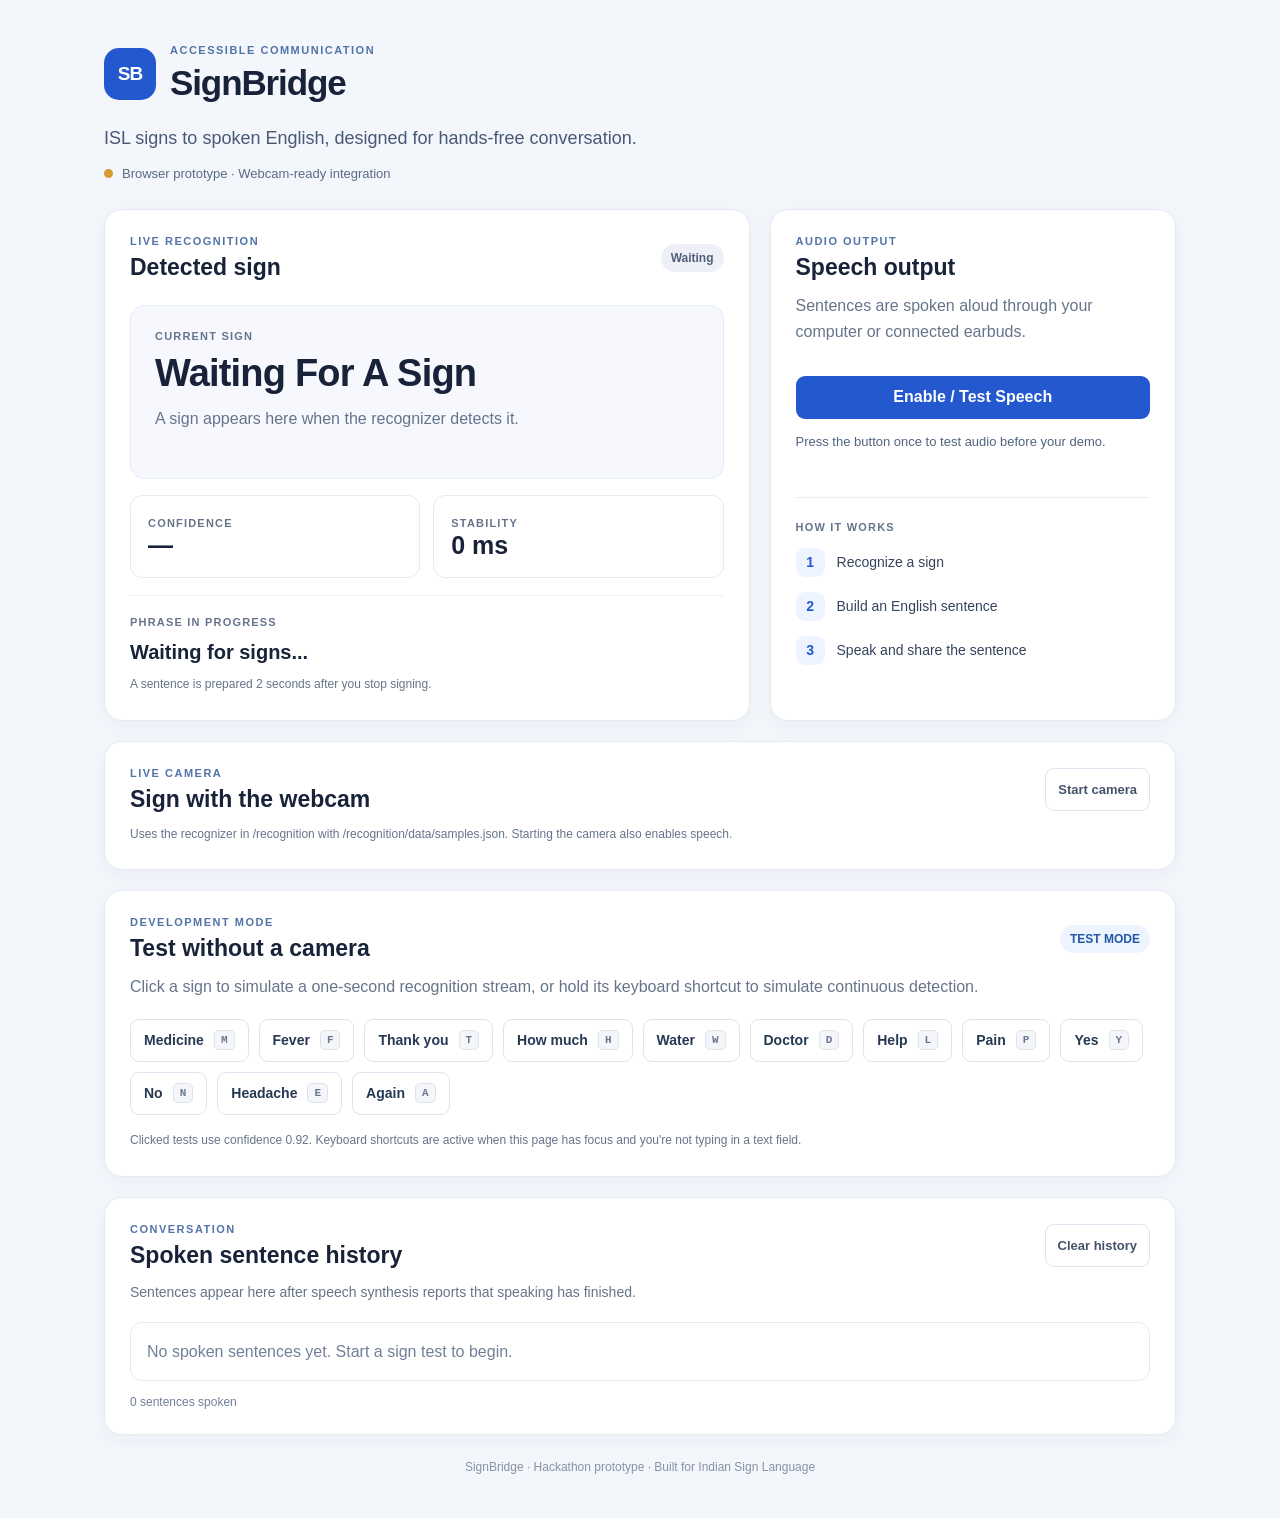
<file: hearing-side/index.html>
<!DOCTYPE html>
<html lang="en">
<head>
  <meta charset="UTF-8">
  <meta name="viewport" content="width=device-width, initial-scale=1.0">
  <title>SignBridge | Two-Way ISL Communication</title>
  <link rel="stylesheet" href="style.css">
</head>
<body>
  <main class="app">
    <header class="hero">
      <div class="brand">
        <div class="brand-icon" aria-hidden="true">SB</div>
        <div>
          <p class="eyebrow">ACCESSIBLE COMMUNICATION</p>
          <h1>SignBridge</h1>
        </div>
      </div>
      <p class="subtitle">
        ISL signs to spoken English, designed for hands-free conversation.
      </p>
      <div class="device-note">
        <span class="status-dot"></span>
        <span>Browser prototype · Webcam-ready integration</span>
      </div>
    </header>

    <section class="main-grid">
      <div class="panel detection-panel">
        <div class="panel-heading">
          <div>
            <p class="eyebrow">LIVE RECOGNITION</p>
            <h2>Detected sign</h2>
          </div>
          <span id="detection-state" class="state-pill no-hand">
            Waiting
          </span>
        </div>

        <div class="sign-display">
          <p class="field-label">CURRENT SIGN</p>
          <h3 id="current-sign" aria-live="polite">Waiting for a sign</h3>
          <p class="muted">A sign appears here when the recognizer detects it.</p>
        </div>

        <div class="metrics">
          <div class="metric">
            <span class="field-label">CONFIDENCE</span>
            <strong id="confidence">—</strong>
          </div>
          <div class="metric">
            <span class="field-label">STABILITY</span>
            <strong id="stability">0 ms</strong>
          </div>
        </div>

        <div class="phrase-box">
          <p class="field-label">PHRASE IN PROGRESS</p>
          <p id="phrase-preview" class="phrase-text" aria-live="polite">
            Waiting for signs...
          </p>
          <p class="muted small">
            A sentence is prepared 2 seconds after you stop signing.
          </p>
        </div>
      </div>

      <div class="panel speech-panel">
        <p class="eyebrow">AUDIO OUTPUT</p>
        <h2>Speech output</h2>
        <p class="muted">
          Sentences are spoken aloud through your computer or connected earbuds.
        </p>

        <button id="enable-audio" class="primary-button" type="button">
          Enable / Test Speech
        </button>

        <p id="audio-note" class="audio-note" role="status" aria-live="polite">
          Press the button once to test audio before your demo.
        </p>

        <div class="divider"></div>

        <p class="field-label">HOW IT WORKS</p>
        <div class="process-step">
          <span class="step-number">1</span>
          <span>Recognize a sign</span>
        </div>
        <div class="process-step">
          <span class="step-number">2</span>
          <span>Build an English sentence</span>
        </div>
        <div class="process-step">
          <span class="step-number">3</span>
          <span>Speak and share the sentence</span>
        </div>
      </div>
    </section>

    <section class="panel camera-panel">
      <div class="panel-heading">
        <div>
          <p class="eyebrow">LIVE CAMERA</p>
          <h2>Sign with the webcam</h2>
        </div>
        <button id="start-camera" class="secondary-button" type="button">Start camera</button>
      </div>
      <p id="camera-note" class="muted small">
        Uses the recognizer in /recognition with /recognition/data/samples.json.
        Starting the camera also enables speech.
      </p>
      <div class="camera-stage" hidden>
        <video id="camera-video" playsinline muted></video>
        <canvas id="camera-canvas"></canvas>
      </div>
    </section>

    <section class="panel test-panel">
      <div class="panel-heading">
        <div>
          <p class="eyebrow">DEVELOPMENT MODE</p>
          <h2>Test without a camera</h2>
        </div>
        <span class="test-badge">TEST MODE</span>
      </div>

      <p class="muted">
        Click a sign to simulate a one-second recognition stream, or hold its
        keyboard shortcut to simulate continuous detection.
      </p>

      <div class="test-buttons">
        <button type="button" class="sign-button" data-sign="medicine">Medicine <kbd>M</kbd></button>
        <button type="button" class="sign-button" data-sign="fever">Fever <kbd>F</kbd></button>
        <button type="button" class="sign-button" data-sign="thank you">Thank you <kbd>T</kbd></button>
        <button type="button" class="sign-button" data-sign="how much">How much <kbd>H</kbd></button>
        <button type="button" class="sign-button" data-sign="water">Water <kbd>W</kbd></button>
        <button type="button" class="sign-button" data-sign="doctor">Doctor <kbd>D</kbd></button>
        <button type="button" class="sign-button" data-sign="help">Help <kbd>L</kbd></button>
        <button type="button" class="sign-button" data-sign="pain">Pain <kbd>P</kbd></button>
        <button type="button" class="sign-button" data-sign="yes">Yes <kbd>Y</kbd></button>
        <button type="button" class="sign-button" data-sign="no">No <kbd>N</kbd></button>
        <button type="button" class="sign-button" data-sign="headache">Headache <kbd>E</kbd></button>
        <button type="button" class="sign-button" data-sign="again">Again <kbd>A</kbd></button>
      </div>

      <p class="muted small">
        Clicked tests use confidence 0.92. Keyboard shortcuts are active
        when this page has focus and you're not typing in a text field.
      </p>
    </section>

    <section class="panel history-panel">
      <div class="panel-heading">
        <div>
          <p class="eyebrow">CONVERSATION</p>
          <h2>Spoken sentence history</h2>
        </div>
        <button id="clear-history" class="secondary-button" type="button">
          Clear history
        </button>
      </div>

      <p class="muted">
        Sentences appear here after speech synthesis reports that speaking has finished.
      </p>

      <ol id="history-list" class="history-list" aria-live="polite">
        <li class="history-empty">
          No spoken sentences yet. Start a sign test to begin.
        </li>
      </ol>
      <p id="history-count" class="history-count">0 sentences spoken</p>
    </section>

    <footer>
      <p>SignBridge · Hackathon prototype · Built for Indian Sign Language</p>
    </footer>
  </main>

  <script src="signToSpeech.js"></script>
  <script>
    const currentSign = document.getElementById("current-sign");
    const detectionState = document.getElementById("detection-state");
    const confidence = document.getElementById("confidence");
    const stability = document.getElementById("stability");
    const phrasePreview = document.getElementById("phrase-preview");
    const audioNote = document.getElementById("audio-note");
    const historyList = document.getElementById("history-list");
    const historyCount = document.getElementById("history-count");

    let spokenCount = 0;
    let activeInterval = null;
    let activeStopTimer = null;
    let heldKey = null;

    const keyboardSigns = {
      m: "medicine",
      f: "fever",
      t: "thank you",
      h: "how much",
      w: "water",
      d: "doctor",
      l: "help",
      p: "pain",
      y: "yes",
      n: "no",
      e: "headache",
      a: "again"
    };

    function sendFakeSign(sign) {
      window.dispatchEvent(new CustomEvent("sign", {
        detail: {
          sign: sign,
          confidence: 0.92
        }
      }));
    }

    function stopSimulation() {
      clearInterval(activeInterval);
      clearTimeout(activeStopTimer);
      activeInterval = null;
      activeStopTimer = null;
      heldKey = null;
    }

    function startTimedSimulation(sign) {
      stopSimulation();
      sendFakeSign(sign);

      activeInterval = setInterval(() => {
        sendFakeSign(sign);
      }, 50);

      activeStopTimer = setTimeout(() => {
        clearInterval(activeInterval);
        activeInterval = null;
        activeStopTimer = null;
      }, 1000);
    }

    function startHeldSimulation(sign, key) {
      stopSimulation();
      heldKey = key;
      sendFakeSign(sign);

      activeInterval = setInterval(() => {
        sendFakeSign(sign);
      }, 50);
    }

    document.querySelectorAll("[data-sign]").forEach(button => {
      button.addEventListener("click", () => {
        startTimedSimulation(button.dataset.sign);
      });
    });

    document.addEventListener("keydown", event => {
      const key = event.key.toLowerCase();
      const tag = document.activeElement?.tagName;

      if (
        event.repeat ||
        event.ctrlKey ||
        event.altKey ||
        event.metaKey ||
        tag === "INPUT" ||
        tag === "TEXTAREA" ||
        document.activeElement?.isContentEditable ||
        !(key in keyboardSigns)
      ) {
        return;
      }

      event.preventDefault();
      startHeldSimulation(keyboardSigns[key], key);
    });

    document.addEventListener("keyup", event => {
      if (heldKey === event.key.toLowerCase()) {
        stopSimulation();
      }
    });

    window.addEventListener("blur", stopSimulation);

    window.addEventListener("sign-status", event => {
      const data = event.detail;

      currentSign.textContent = data.sign || "No hand detected";

      const readableStates = {
        "stabilizing": "Stabilizing",
        "accepted": "Accepted",
        "held": "Sign held",
        "low-confidence": "Low confidence",
        "no-hand": "Waiting"
      };

      detectionState.textContent =
        readableStates[data.state] || data.state || "Waiting";

      detectionState.className =
        "state-pill " + (data.state || "no-hand");

      confidence.textContent =
        Number.isFinite(data.confidence)
          ? `${(data.confidence * 100).toFixed(0)}%`
          : "—";

      stability.textContent =
        `${data.stableForMs || 0} ms`;
    });

    window.addEventListener("phrase-update", event => {
      const signs = event.detail.signs;

      phrasePreview.textContent = signs.length
        ? signs.join(" + ")
        : "Waiting for signs...";
    });

    window.addEventListener("speech-start", event => {
      audioNote.textContent = `Speaking: ${event.detail.text}`;
    });

    window.addEventListener("signer-said", event => {
      const text = event.detail?.text;

      if (typeof text !== "string" || !text.trim()) return;

      const emptyMessage = historyList.querySelector(".history-empty");
      if (emptyMessage) emptyMessage.remove();

      const item = document.createElement("li");
      item.className = "history-item";

      const sentence = document.createElement("p");
      sentence.className = "history-sentence";
      sentence.textContent = text;

      const time = document.createElement("time");
      time.className = "history-time";
      time.textContent = new Date().toLocaleTimeString([], {
        hour: "2-digit",
        minute: "2-digit",
        second: "2-digit"
      });

      item.append(sentence, time);
      historyList.prepend(item);

      spokenCount++;
      historyCount.textContent =
        `${spokenCount} sentence${spokenCount === 1 ? "" : "s"} spoken`;

      audioNote.textContent = "Last sentence spoken successfully.";
    });

    window.addEventListener("speech-error", event => {
      audioNote.textContent =
        `Speech error: ${event.detail.error}. Check browser audio support.`;
    });

    document.getElementById("enable-audio").addEventListener("click", () => {
      if (!window.SignBridgeSpeech) {
        audioNote.textContent = "Speech module not loaded. Check signToSpeech.js.";
        return;
      }

      window.SignBridgeSpeech.enable();
      audioNote.textContent = "Speech test requested. Check your speakers or earbuds.";
    });

    document.getElementById("clear-history").addEventListener("click", () => {
      historyList.replaceChildren();

      const emptyMessage = document.createElement("li");
      emptyMessage.className = "history-empty";
      emptyMessage.textContent = "No spoken sentences yet. Start a sign test to begin.";

      historyList.appendChild(emptyMessage);
      spokenCount = 0;
      historyCount.textContent = "0 sentences spoken";
    });
  </script>
  <script type="module">
    // Live camera: plugs the recognizer (Member 1) into this page.
    import { startRecognizer } from "/recognition/recognizer.js";

    const button = document.getElementById("start-camera");
    const note = document.getElementById("camera-note");
    const stage = document.querySelector(".camera-stage");

    button.addEventListener("click", async () => {
      button.disabled = true;
      button.textContent = "Starting…";
      // The click also unlocks speech, which Chrome only allows after a user action.
      window.SignBridgeSpeech?.enable();
      try {
        stage.hidden = false;
        await startRecognizer(document.getElementById("camera-video"), {
          samplesUrl: "/recognition/data/samples.json",
          canvas: document.getElementById("camera-canvas")
        });
        button.textContent = "Camera on";
        note.textContent = "Sign and hold still. Accepted signs build a sentence, spoken 2 seconds after you stop.";
      } catch (err) {
        console.error(err);
        stage.hidden = true;
        button.disabled = false;
        button.textContent = "Start camera";
        note.textContent = `Couldn't start: ${err.message || err}`;
      }
    });
  </script>
</body>
</html>
</file>
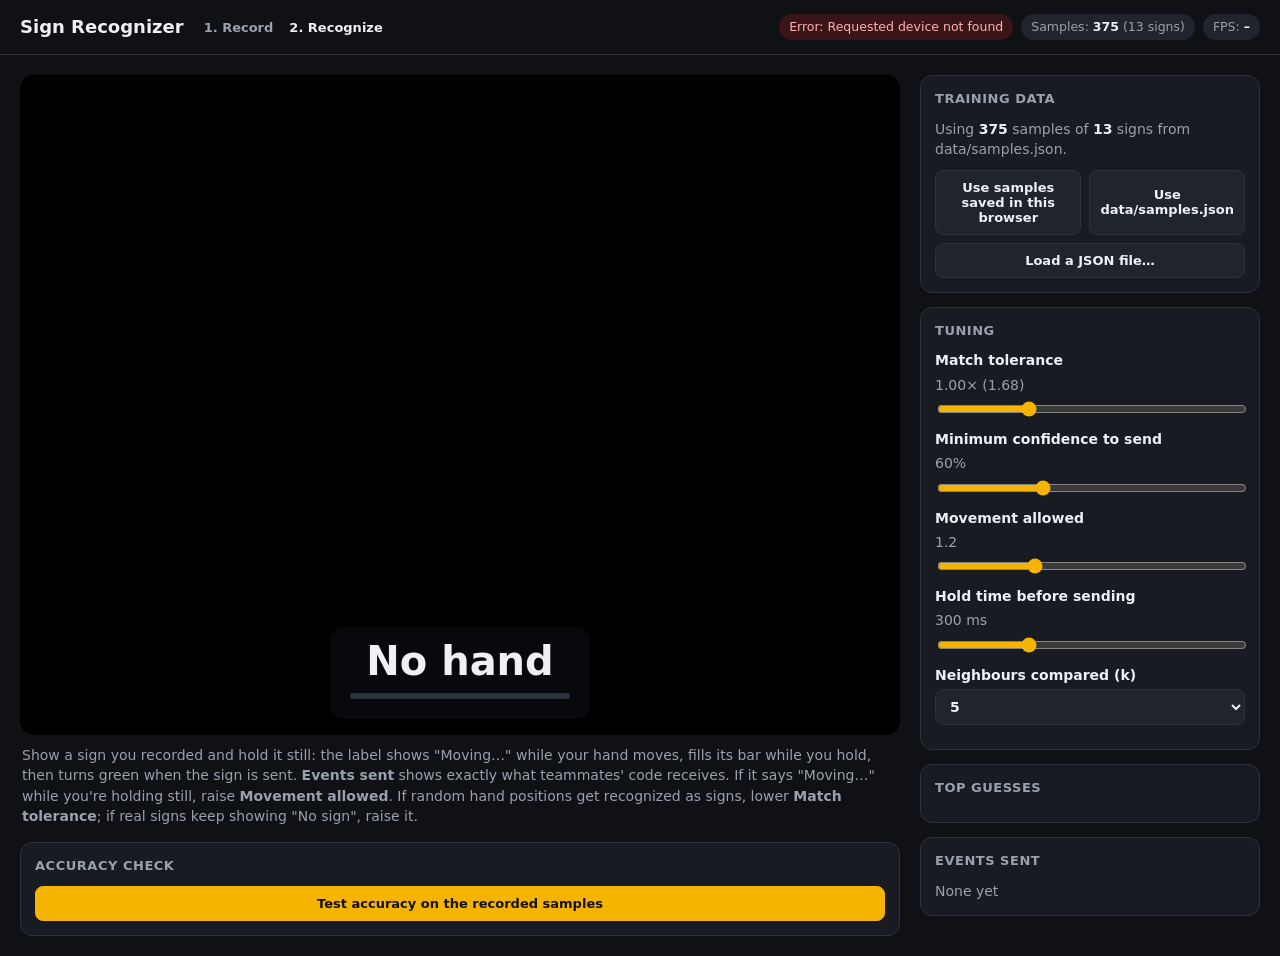
<file: recognition/recognize.html>
<!doctype html>
<html lang="en">
<head>
  <meta charset="utf-8">
  <meta name="viewport" content="width=device-width, initial-scale=1">
  <title>Sign Recognizer</title>
  <link rel="stylesheet" href="style.css">
  <link rel="stylesheet" href="recognize.css">
</head>
<body>
  <header>
    <h1>Sign Recognizer</h1>
    <nav><a href="record.html">1. Record</a><a href="recognize.html" class="current">2. Recognize</a></nav>
    <div class="pills">
      <span class="pill" id="modelPill">Model: <b>waiting…</b></span>
      <span class="pill" id="dataPill">Samples: <b>–</b></span>
      <span class="pill" id="fpsPill">FPS: <b>–</b></span>
    </div>
  </header>

  <main>
    <section>
      <div class="stage">
        <video id="video" playsinline muted></video>
        <canvas id="canvas"></canvas>
        <div class="result" id="result">
          <div class="result-sign" id="resultSign">No hand</div>
          <div class="result-bar"><span id="resultBar"></span></div>
          <div class="result-meta" id="resultMeta"></div>
        </div>
      </div>
      <p class="hint">
        Show a sign you recorded and hold it still: the label shows "Moving…" while your hand moves, fills its
        bar while you hold, then turns green when the sign is sent. <b>Events sent</b> shows exactly what
        teammates' code receives. If it says "Moving…" while you're holding still, raise <b>Movement allowed</b>. If random hand positions get recognized as signs, lower
        <b>Match tolerance</b>; if real signs keep showing "No sign", raise it.
      </p>

      <div class="card eval">
        <h2>Accuracy check</h2>
        <button id="evalBtn" class="primary">Test accuracy on the recorded samples</button>
        <div id="evalOut"></div>
      </div>
    </section>

    <aside>
      <div class="card">
        <h2>Training data</h2>
        <p class="note" id="dataNote">Loading…</p>
        <div class="buttons">
          <button id="useSavedBtn">Use samples saved in this browser</button>
          <button id="useFileBtn">Use data/samples.json</button>
          <button id="loadFileBtn" style="grid-column: 1 / -1">Load a JSON file…</button>
        </div>
        <input type="file" id="fileInput" accept=".json,application/json" multiple hidden>
      </div>

      <div class="card">
        <h2>Tuning</h2>
        <label class="field">Match tolerance <span class="value" id="thresholdValue"></span>
          <input type="range" id="threshold" min="0.4" max="2.5" step="0.05" value="1">
        </label>
        <label class="field">Minimum confidence to send <span class="value" id="confValue"></span>
          <input type="range" id="minConf" min="0.4" max="1" step="0.05" value="0.6">
        </label>
        <label class="field">Movement allowed <span class="value" id="motionValue"></span>
          <input type="range" id="motionLimit" min="0.4" max="3" step="0.1" value="1.2">
        </label>
        <label class="field">Hold time before sending <span class="value" id="holdValue"></span>
          <input type="range" id="holdMs" min="100" max="800" step="50" value="300">
        </label>
        <label class="field">Neighbours compared (k)
          <select id="kSelect">
            <option value="3">3</option>
            <option value="5" selected>5</option>
            <option value="7">7</option>
          </select>
        </label>
      </div>

      <div class="card">
        <h2 id="rankedTitle">Top guesses</h2>
        <ul class="ranked" id="ranked"></ul>
      </div>

      <div class="card">
        <h2>Events sent</h2>
        <ul class="events" id="events"><li class="empty">None yet</li></ul>
      </div>
    </aside>
  </main>

  <script type="module" src="recognize.js"></script>
</body>
</html>
</file>
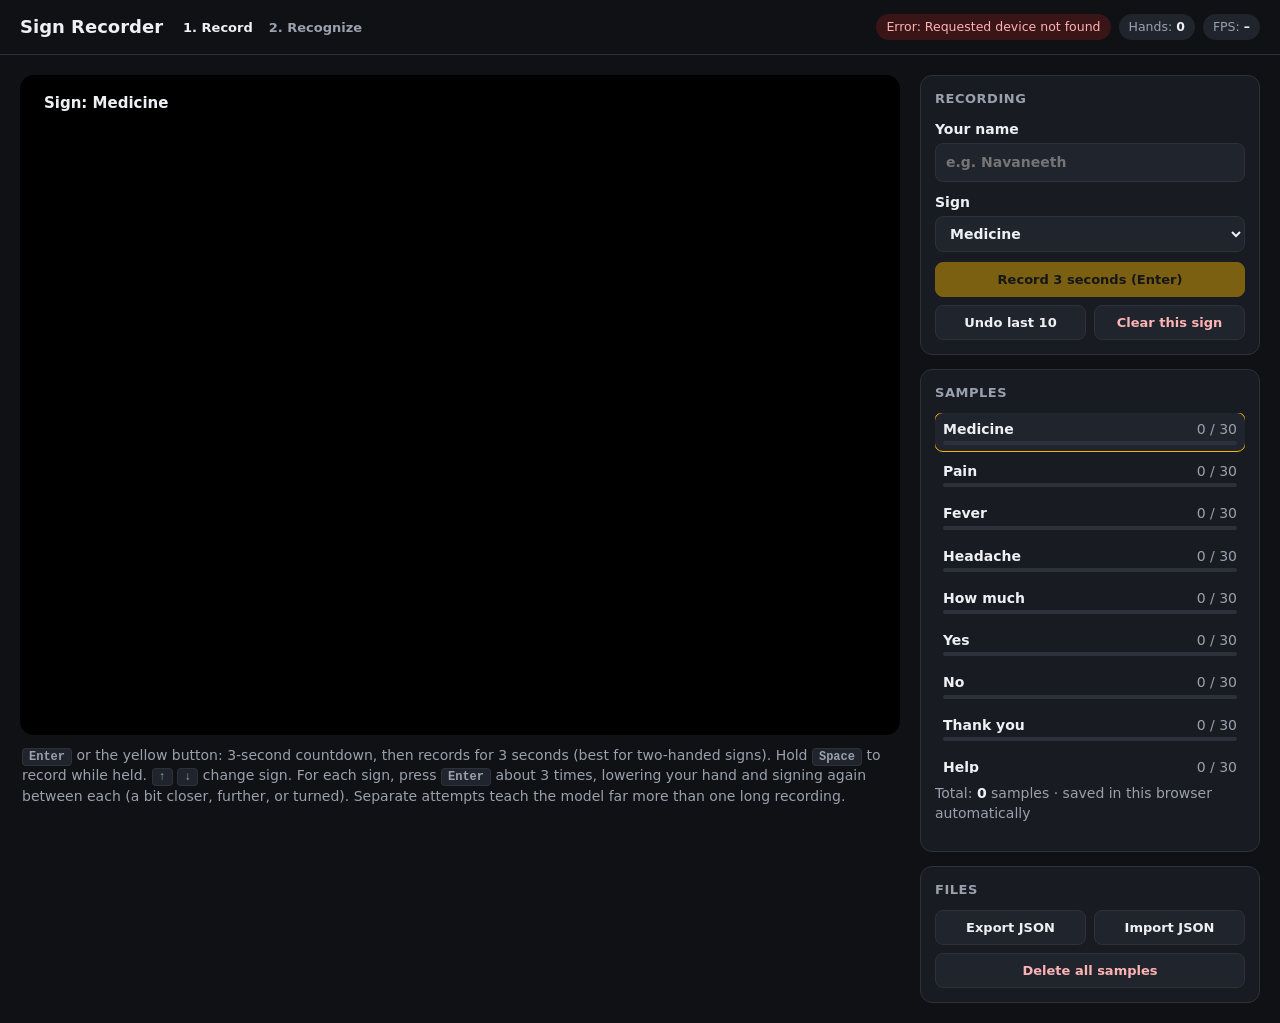
<file: recognition/record.html>
<!doctype html>
<html lang="en">
<head>
  <meta charset="utf-8">
  <meta name="viewport" content="width=device-width, initial-scale=1">
  <title>Sign Recorder</title>
  <link rel="stylesheet" href="style.css">
</head>
<body>
  <header>
    <h1>Sign Recorder</h1>
    <nav><a href="record.html" class="current">1. Record</a><a href="recognize.html">2. Recognize</a></nav>
    <div class="pills">
      <span class="pill" id="modelPill">Model: <b>loading…</b></span>
      <span class="pill" id="handsPill">Hands: <b>0</b></span>
      <span class="pill" id="fpsPill">FPS: <b>–</b></span>
    </div>
  </header>

  <main>
    <section>
      <div class="stage" id="stage">
        <video id="video" playsinline muted></video>
        <canvas id="canvas"></canvas>
        <div class="banner" id="banner"></div>
        <div class="overlay" id="countdown"></div>
        <div class="warn" id="warn"></div>
      </div>
      <p class="hint">
        <kbd>Enter</kbd> or the yellow button: 3-second countdown, then records for 3 seconds (best for two-handed signs).
        Hold <kbd>Space</kbd> to record while held. <kbd>↑</kbd> <kbd>↓</kbd> change sign.
        For each sign, press <kbd>Enter</kbd> about 3 times, lowering your hand and signing again between each
        (a bit closer, further, or turned). Separate attempts teach the model far more than one long recording.
      </p>
    </section>

    <aside>
      <div class="card">
        <h2>Recording</h2>
        <label class="field">Your name
          <input type="text" id="recorder" placeholder="e.g. Navaneeth" autocomplete="off">
        </label>
        <label class="field">Sign
          <select id="signSelect"></select>
        </label>
        <div class="buttons">
          <button class="primary" id="recordBtn" disabled>Record 3 seconds (Enter)</button>
          <button id="undoBtn">Undo last 10</button>
          <button id="clearBtn" class="danger">Clear this sign</button>
        </div>
      </div>

      <div class="card">
        <h2>Samples</h2>
        <ul class="signs" id="signList"></ul>
        <p class="total">Total: <b id="total">0</b> samples · saved in this browser automatically</p>
      </div>

      <div class="card">
        <h2>Files</h2>
        <div class="buttons">
          <button id="exportBtn">Export JSON</button>
          <button id="importBtn">Import JSON</button>
          <button id="resetBtn" class="danger" style="grid-column: 1 / -1">Delete all samples</button>
        </div>
        <input type="file" id="importFile" accept=".json,application/json" multiple>
      </div>
    </aside>
  </main>

  <script type="module" src="record.js"></script>
</body>
</html>
</file>
<file: hearing-side/style.css>
:root {
  font-family: "Segoe UI", Arial, sans-serif;
  color: #182238;
  background: #f3f6fb;
  font-synthesis: none;
  text-rendering: optimizeLegibility;
  -webkit-font-smoothing: antialiased;
}

* {
  box-sizing: border-box;
}

body {
  margin: 0;
  min-width: 320px;
}

button {
  font: inherit;
}

button:focus-visible {
  outline: 3px solid #8bb8ff;
  outline-offset: 3px;
}

.app {
  max-width: 1120px;
  padding: 32px 24px 20px;
  margin: 0 auto;
}

.hero {
  padding: 12px 0 28px;
}

.brand {
  display: flex;
  align-items: center;
  gap: 14px;
}

.brand-icon {
  display: grid;
  place-items: center;
  width: 52px;
  height: 52px;
  background: #2458ce;
  border-radius: 15px;
  color: white;
  font-size: 19px;
  font-weight: 800;
  letter-spacing: -1px;
}

h1, h2, h3, p {
  margin-top: 0;
}

h1 {
  margin-bottom: 0;
  font-size: 35px;
  letter-spacing: -1.1px;
}

h2 {
  margin-bottom: 0;
  font-size: 23px;
}

.eyebrow {
  margin-bottom: 7px;
  color: #5273a8;
  font-size: 11px;
  font-weight: 800;
  letter-spacing: 1.5px;
}

.subtitle {
  margin: 21px 0 13px;
  max-width: 700px;
  color: #485875;
  font-size: 18px;
  line-height: 1.6;
}

.device-note {
  display: flex;
  align-items: center;
  gap: 9px;
  color: #5b6b83;
  font-size: 13px;
}

.status-dot {
  width: 9px;
  height: 9px;
  border-radius: 50%;
  background: #d59a32;
}

.main-grid {
  display: grid;
  grid-template-columns: 1.35fr 0.85fr;
  gap: 20px;
  align-items: stretch;
}

.panel {
  min-width: 0;
  margin-bottom: 20px;
  padding: 25px;
  background: #fff;
  border: 1px solid #e5eaf2;
  border-radius: 18px;
  box-shadow: 0 5px 20px rgba(36, 59, 97, 0.045);
}

.panel-heading {
  display: flex;
  align-items: center;
  justify-content: space-between;
  gap: 12px;
}

.state-pill,
.test-badge {
  padding: 7px 10px;
  border-radius: 999px;
  background: #edf1f7;
  color: #526078;
  font-size: 12px;
  font-weight: 700;
  white-space: nowrap;
}

.state-pill.accepted {
  color: #18764c;
  background: #e4f6ec;
}

.state-pill.stabilizing {
  color: #825a0c;
  background: #fff2d3;
}

.state-pill.low-confidence {
  color: #a43535;
  background: #ffebeb;
}

.state-pill.held {
  color: #2458a5;
  background: #e7f0ff;
}

.sign-display {
  min-height: 174px;
  margin-top: 24px;
  padding: 24px;
  background: #f6f8fd;
  border: 1px solid #e6ecf7;
  border-radius: 14px;
}

.field-label {
  margin-bottom: 9px;
  color: #65748c;
  font-size: 11px;
  font-weight: 800;
  letter-spacing: 1.2px;
}

.sign-display h3 {
  margin-bottom: 10px;
  overflow-wrap: anywhere;
  font-size: clamp(27px, 4vw, 38px);
  line-height: 1.2;
  letter-spacing: -0.8px;
  text-transform: capitalize;
}

.muted {
  color: #66748b;
  line-height: 1.65;
}

.small {
  font-size: 12px;
}

.metrics {
  display: grid;
  grid-template-columns: 1fr 1fr;
  gap: 13px;
  margin-top: 16px;
}

.metric {
  padding: 17px;
  border: 1px solid #e6eaf1;
  border-radius: 12px;
}

.metric strong {
  display: block;
  font-size: 25px;
}

.phrase-box {
  margin-top: 17px;
  padding-top: 20px;
  border-top: 1px solid #edf0f5;
}

.phrase-text {
  min-height: 30px;
  margin-bottom: 8px;
  overflow-wrap: anywhere;
  font-size: 20px;
  font-weight: 650;
  line-height: 1.5;
}

.phrase-box .muted {
  margin-bottom: 0;
}

.speech-panel > h2 {
  margin-bottom: 12px;
}

.primary-button,
.secondary-button,
.sign-button {
  min-height: 43px;
  border-radius: 9px;
  cursor: pointer;
  transition: background 0.15s ease, border-color 0.15s ease;
}

.primary-button {
  width: 100%;
  margin-top: 14px;
  padding: 12px 16px;
  border: 0;
  background: #2458ce;
  color: #fff;
  font-weight: 700;
}

.primary-button:hover {
  background: #1747af;
}

.audio-note {
  min-height: 42px;
  margin: 13px 0 0;
  color: #51647f;
  font-size: 13px;
  line-height: 1.6;
}

.divider {
  height: 1px;
  margin: 23px 0;
  background: #e9edf4;
}

.process-step {
  display: flex;
  align-items: center;
  gap: 12px;
  margin-top: 15px;
  color: #34445e;
  font-size: 14px;
}

.step-number {
  display: grid;
  flex: 0 0 29px;
  place-items: center;
  width: 29px;
  height: 29px;
  border-radius: 9px;
  background: #edf3ff;
  color: #2458ce;
  font-weight: 800;
}

.test-panel > .muted {
  margin: 12px 0 18px;
}

.test-badge {
  background: #edf3ff;
  color: #2458a5;
}

.test-buttons {
  display: flex;
  flex-wrap: wrap;
  gap: 10px;
}

.sign-button {
  display: inline-flex;
  align-items: center;
  gap: 10px;
  padding: 10px 13px;
  border: 1px solid #dce4f0;
  background: white;
  color: #263953;
  font-size: 14px;
  font-weight: 650;
}

.sign-button:hover {
  background: #f0f5ff;
  border-color: #9db8ed;
}

kbd {
  padding: 3px 6px;
  border: 1px solid #dce3ed;
  border-radius: 5px;
  background: #f4f6fa;
  color: #69788f;
  font-size: 11px;
}

.test-panel > .small {
  margin: 16px 0 0;
}

.secondary-button {
  padding: 9px 12px;
  border: 1px solid #dce4f0;
  background: white;
  color: #44536b;
  font-size: 13px;
  font-weight: 650;
}

.secondary-button:hover {
  background: #f5f7fb;
}

.history-panel > .muted {
  margin: 12px 0 18px;
  font-size: 14px;
}

.history-list {
  display: grid;
  gap: 10px;
  margin: 0;
  padding: 0;
  list-style: none;
}

.history-item,
.history-empty {
  padding: 16px;
  border: 1px solid #e5eaf2;
  border-radius: 12px;
}

.history-item {
  display: flex;
  align-items: flex-start;
  justify-content: space-between;
  gap: 16px;
  background: #fbfcff;
}

.history-sentence {
  margin-bottom: 0;
  overflow-wrap: anywhere;
  font-size: 17px;
  font-weight: 600;
  line-height: 1.5;
}

.history-time {
  flex: 0 0 auto;
  color: #718098;
  font-size: 12px;
}

.history-empty {
  color: #718098;
  line-height: 1.6;
}

.history-count {
  margin: 14px 0 0;
  color: #718098;
  font-size: 12px;
}

footer {
  padding: 5px 0 12px;
  color: #8792a5;
  font-size: 12px;
  text-align: center;
}

@media (max-width: 760px) {
  .app {
    padding: 20px 14px;
  }

  .main-grid {
    grid-template-columns: 1fr;
    gap: 0;
  }

  .panel {
    padding: 20px;
    border-radius: 14px;
  }

  h1 {
    font-size: 30px;
  }

  .panel-heading {
    align-items: flex-start;
  }

  .history-item {
    flex-direction: column;
    gap: 7px;
  }
}

@media (prefers-reduced-motion: reduce) {
  *,
  *::before,
  *::after {
    scroll-behavior: auto !important;
    transition: none !important;
  }
}

/* Live camera panel (added for integration testing with the recognizer) */
.camera-panel > .muted { margin: 12px 0 0; }
.camera-stage {
  position: relative;
  margin-top: 16px;
  border-radius: 14px;
  overflow: hidden;
  background: #0f1115;
  aspect-ratio: 4 / 3;
  max-width: 640px;
}
.camera-stage[hidden] { display: none; }
.camera-stage video,
.camera-stage canvas {
  position: absolute;
  inset: 0;
  width: 100%;
  height: 100%;
  object-fit: contain;
  transform: scaleX(-1);
}
</file>
<file: recognition/style.css>
:root {
  --bg: #0f1115;
  --panel: #181b22;
  --panel-2: #20242d;
  --line: #2c313c;
  --text: #eef0f4;
  --muted: #9aa1ad;
  --accent: #f5b400;
  --accent-ink: #14110a;
  --good: #3ccf8e;
  --rec: #ff4d4f;
}

* { box-sizing: border-box; }

body {
  margin: 0;
  background: var(--bg);
  color: var(--text);
  font: 14px/1.45 system-ui, -apple-system, "Segoe UI", Roboto, sans-serif;
}

header {
  display: flex;
  align-items: center;
  gap: 12px;
  flex-wrap: wrap;
  padding: 14px 20px;
  border-bottom: 1px solid var(--line);
}
header h1 { margin: 0; font-size: 18px; }
.pills { display: flex; gap: 8px; flex-wrap: wrap; margin-left: auto; }
.pill {
  padding: 4px 10px;
  border-radius: 99px;
  background: var(--panel-2);
  color: var(--muted);
  font-size: 12.5px;
  white-space: nowrap;
}
.pill b { color: var(--text); font-weight: 600; }
.pill.ok b { color: var(--good); }
.pill.err { background: #3a1517; color: #ffb3b4; }

main {
  display: grid;
  grid-template-columns: minmax(0, 1fr) 340px;
  gap: 20px;
  padding: 20px;
  max-width: 1280px;
  margin: 0 auto;
}
@media (max-width: 900px) { main { grid-template-columns: 1fr; } }

.stage {
  position: relative;
  border-radius: 14px;
  overflow: hidden;
  background: #000;
  aspect-ratio: 4 / 3;
  outline: 4px solid transparent;
  transition: outline-color 120ms;
}
.stage.recording { outline-color: var(--rec); }
.stage video, .stage canvas {
  position: absolute;
  inset: 0;
  width: 100%;
  height: 100%;
  object-fit: contain;
  transform: scaleX(-1); /* mirror, so it feels like a mirror to the signer */
}
.stage .overlay {
  position: absolute;
  inset: 0;
  display: grid;
  place-items: center;
  pointer-events: none;
  font-size: 96px;
  font-weight: 800;
  color: #fff;
  text-shadow: 0 4px 24px rgba(0, 0, 0, 0.6);
}
.stage .banner {
  position: absolute;
  left: 12px;
  top: 12px;
  padding: 6px 12px;
  border-radius: 8px;
  background: rgba(0, 0, 0, 0.65);
  font-weight: 600;
  font-size: 15px;
}
.stage .banner:empty { display: none; }
.stage .warn {
  position: absolute;
  left: 50%;
  bottom: 14px;
  transform: translateX(-50%);
  padding: 6px 12px;
  border-radius: 8px;
  background: rgba(255, 77, 79, 0.9);
  font-weight: 600;
}
.stage .warn:empty { display: none; }

.hint { color: var(--muted); margin: 10px 2px 0; }
kbd {
  padding: 1px 6px;
  border-radius: 4px;
  border: 1px solid var(--line);
  background: var(--panel-2);
  font: 600 12px ui-monospace, monospace;
}

aside { display: grid; gap: 14px; align-content: start; }
.card {
  background: var(--panel);
  border: 1px solid var(--line);
  border-radius: 12px;
  padding: 14px;
}
.card h2 { margin: 0 0 10px; font-size: 13px; text-transform: uppercase; letter-spacing: 0.04em; color: var(--muted); }

label.field { display: grid; gap: 4px; margin-bottom: 10px; font-weight: 600; }
input[type="text"], select {
  width: 100%;
  padding: 8px 10px;
  border-radius: 8px;
  border: 1px solid var(--line);
  background: var(--panel-2);
  color: var(--text);
  font: inherit;
}

.buttons { display: grid; grid-template-columns: 1fr 1fr; gap: 8px; }
button {
  padding: 9px 10px;
  border: 1px solid var(--line);
  border-radius: 8px;
  background: var(--panel-2);
  color: var(--text);
  font: 600 13px system-ui, sans-serif;
  cursor: pointer;
}
button:hover:not(:disabled) { border-color: var(--muted); }
button:disabled { opacity: 0.45; cursor: not-allowed; }
button.primary { grid-column: 1 / -1; background: var(--accent); border-color: var(--accent); color: var(--accent-ink); }
button.danger { color: #ffb3b4; }
button:focus-visible, select:focus-visible, input:focus-visible { outline: 2px solid #8ab4f8; outline-offset: 2px; }

.signs { list-style: none; margin: 0; padding: 0; display: grid; gap: 4px; max-height: 360px; overflow: auto; }
.signs li {
  display: grid;
  grid-template-columns: 1fr auto;
  gap: 2px 8px;
  padding: 6px 8px;
  border-radius: 8px;
  cursor: pointer;
}
.signs li:hover { background: var(--panel-2); }
.signs li.active { background: var(--panel-2); outline: 1px solid var(--accent); }
.signs .name { font-weight: 600; }
.signs .count { color: var(--muted); font-variant-numeric: tabular-nums; }
.signs li.done .count { color: var(--good); }
.bar { grid-column: 1 / -1; height: 4px; border-radius: 4px; background: var(--line); overflow: hidden; }
.bar span { display: block; height: 100%; background: var(--accent); }
.signs li.done .bar span { background: var(--good); }

.total { margin-top: 10px; color: var(--muted); }
.total b { color: var(--text); }
#importFile { display: none; }

header nav a { color: var(--muted); text-decoration: none; font-weight: 600; font-size: 13px; padding: 4px 8px; border-radius: 6px; }
header nav a:hover { color: var(--text); background: var(--panel-2); }
header nav a.current { color: var(--text); }
</file>
<file: recognition/recognize.css>
/* Extra styles for the recognizer test page (builds on style.css). */

.result {
  position: absolute;
  left: 50%;
  bottom: 16px;
  transform: translateX(-50%);
  min-width: 260px;
  padding: 12px 20px 14px;
  border-radius: 14px;
  background: rgba(10, 12, 16, 0.78);
  text-align: center;
  backdrop-filter: blur(6px);
}
.result-sign { font-size: 40px; font-weight: 800; line-height: 1.1; }
.result.none .result-sign { color: var(--muted); font-size: 28px; }
.result-bar { height: 6px; margin-top: 10px; border-radius: 6px; background: var(--line); overflow: hidden; }
.result-bar span { display: block; height: 100%; width: 0; background: var(--accent); transition: width 80ms; }
.result.sent .result-bar span { background: var(--good); }
.result-meta { margin-top: 6px; color: var(--muted); font-size: 12.5px; font-variant-numeric: tabular-nums; }

.note { margin: 0 0 10px; color: var(--muted); }
.note b { color: var(--text); }
.value { float: right; color: var(--muted); font-weight: 400; font-variant-numeric: tabular-nums; }
input[type="range"] { width: 100%; accent-color: var(--accent); }

.ranked, .events { list-style: none; margin: 0; padding: 0; display: grid; gap: 6px; }
.ranked li { display: grid; grid-template-columns: 1fr auto; gap: 3px 8px; }
.ranked .bar span { background: var(--accent); }
.ranked li:first-child .bar span { background: var(--good); }
.ranked .pct { color: var(--muted); font-variant-numeric: tabular-nums; }
.events li { display: flex; justify-content: space-between; padding: 5px 8px; border-radius: 6px; background: var(--panel-2); }
.events li.empty { background: none; color: var(--muted); padding: 0; }
.events .times { color: var(--muted); font-variant-numeric: tabular-nums; }

.eval { margin-top: 16px; }
.eval button.primary { width: 100%; }
.eval-summary { margin: 12px 0 8px; font-size: 15px; }
.eval-summary b { font-size: 22px; }
.eval table { width: 100%; border-collapse: collapse; font-size: 13px; }
.eval th, .eval td { text-align: left; padding: 6px 8px; border-bottom: 1px solid var(--line); }
.eval th { color: var(--muted); font-weight: 600; }
.eval td.num { text-align: right; font-variant-numeric: tabular-nums; }
.eval .low { color: #ffb3b4; }
.eval .grid2 { display: grid; grid-template-columns: 1fr 1fr; gap: 16px; }
@media (max-width: 700px) { .eval .grid2 { grid-template-columns: 1fr; } }
.eval h3 { margin: 12px 0 6px; font-size: 13px; color: var(--muted); }
.eval th.num { text-align: right; }
.ranked.rejected { opacity: 0.45; }
.ranked.rejected .bar span { background: var(--muted) !important; }
.result.settling .result-sign { color: var(--text); opacity: 0.7; }
.result.settling .result-bar span { background: var(--muted); }
</file>
